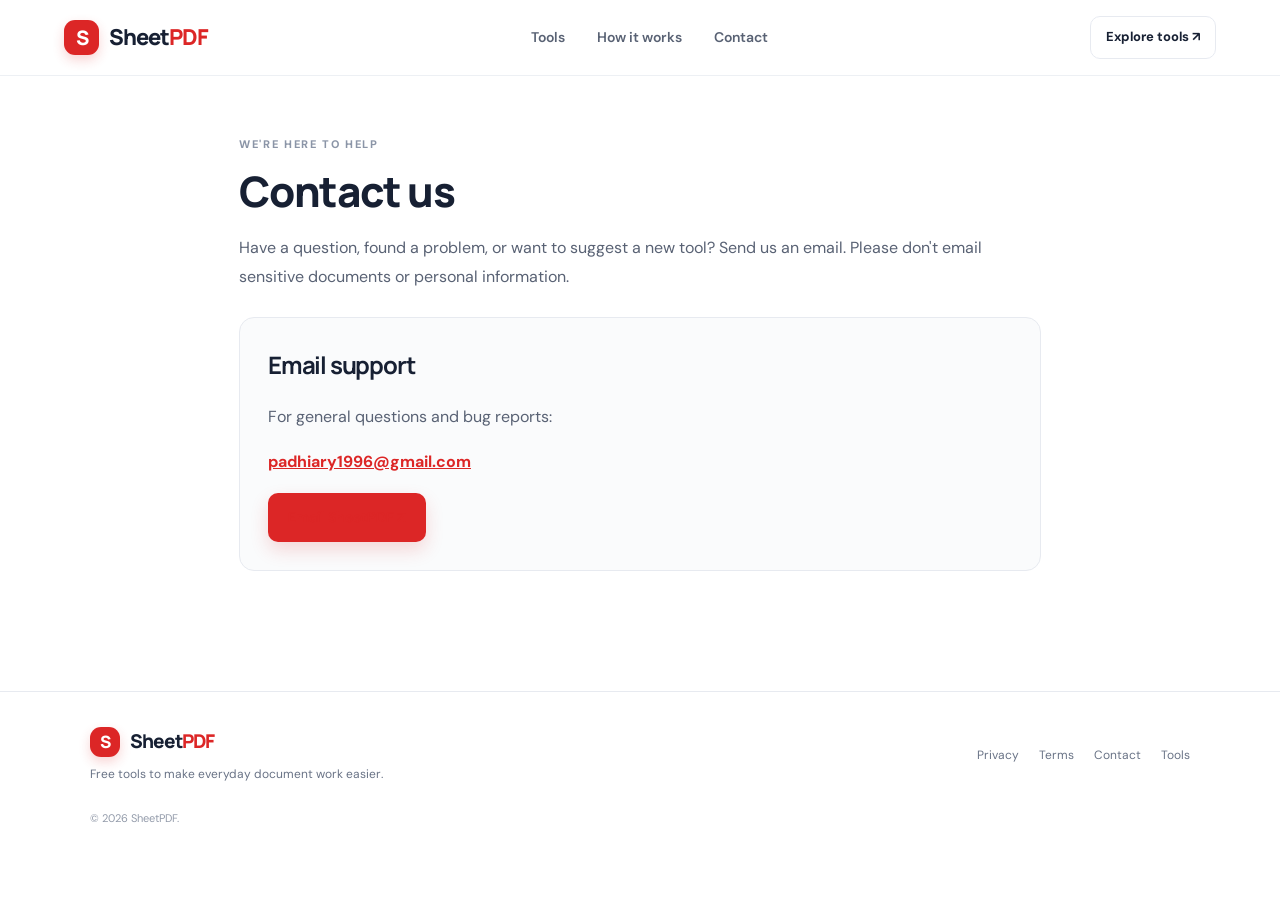
<file: contact.html>
<!doctype html><html lang="en"><head><meta charset="utf-8"><meta name="viewport" content="width=device-width,initial-scale=1"><meta name="description" content="Contact SheetPDF support."><title>Contact — SheetPDF</title><link rel="stylesheet" href="styles.css"></head><body><header class="topbar"><a class="brand" href="index.html"><span class="brand-mark">S</span><span>Sheet<span class="accent">PDF</span></span></a><nav><a href="index.html#tools">Tools</a><a href="index.html#how">How it works</a><a href="contact.html">Contact</a></nav><a class="nav-cta" href="index.html#tools">Explore tools ↗</a></header><main class="page-main"><div class="eyebrow">WE'RE HERE TO HELP</div><h1>Contact us</h1><p>Have a question, found a problem, or want to suggest a new tool? Send us an email. Please don't email sensitive documents or personal information.</p><div class="contact-card"><h2>Email support</h2><p>For general questions and bug reports:</p><p><a href="mailto:padhiary1996@gmail.com">padhiary1996@gmail.com</a></p><a class="btn btn-red" href="mailto:padhiary1996@gmail.com?subject=SheetPDF%20support">Email SheetPDF ↗</a></div></main><footer class="footer"><a class="brand" href="index.html"><span class="brand-mark">S</span><span>Sheet<span class="accent">PDF</span></span></a><p>Free tools to make everyday document work easier.</p><div class="footer-links"><a href="privacy.html">Privacy</a><a href="terms.html">Terms</a><a href="contact.html">Contact</a><a href="index.html#tools">Tools</a></div><small>© <span id="year"></span> SheetPDF.</small></footer><script>document.getElementById('year').textContent=new Date().getFullYear()</script></body></html>
</file>
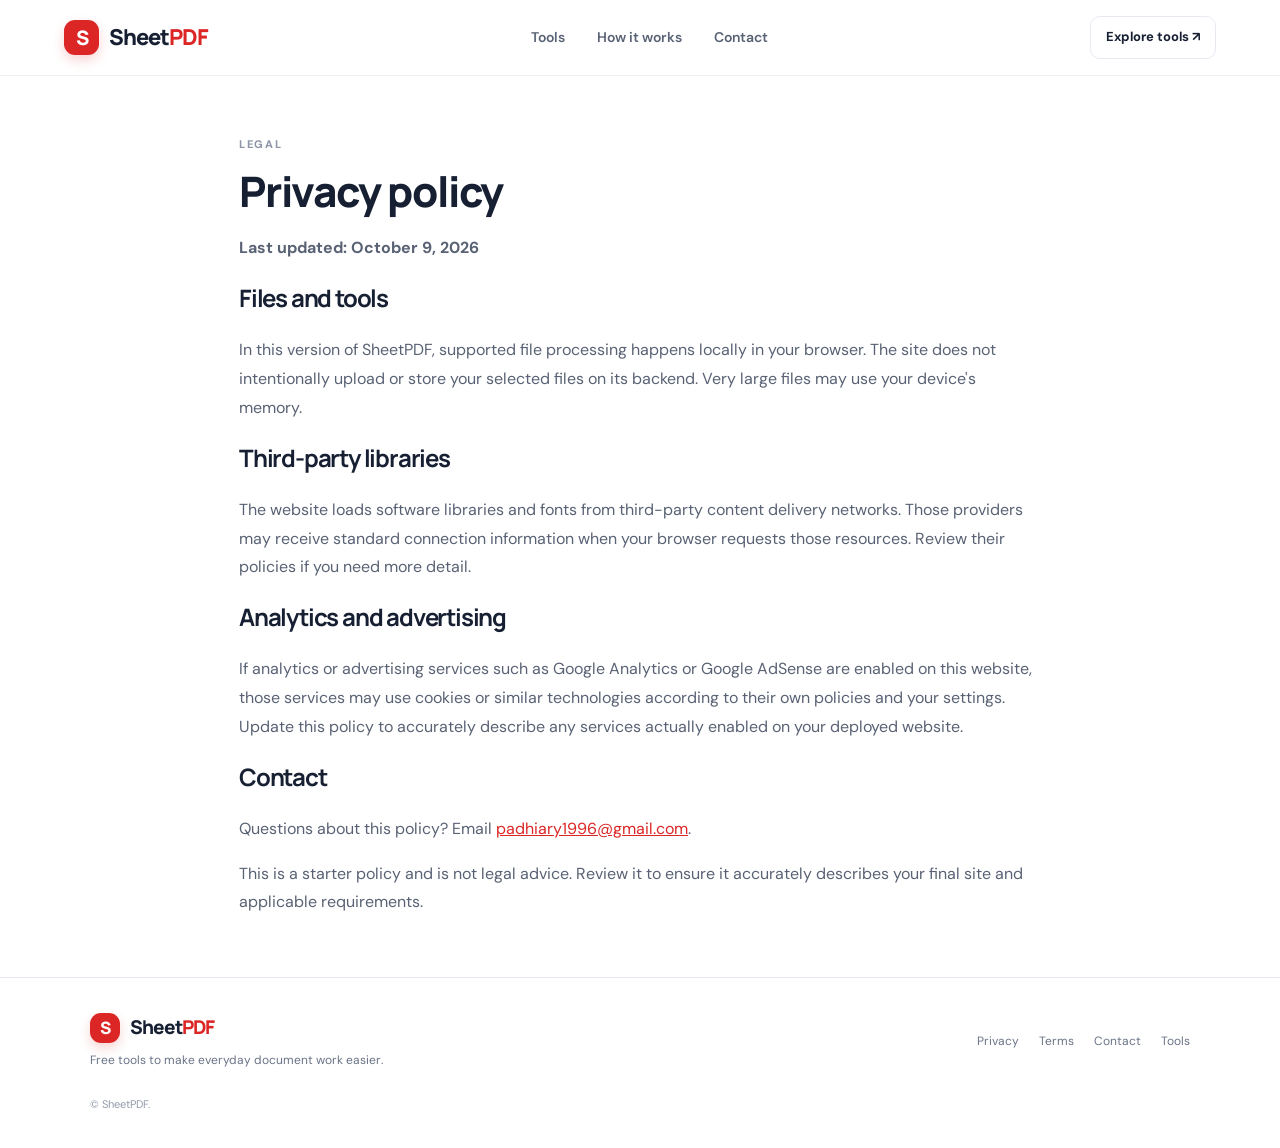
<file: privacy.html>
<!doctype html><html lang="en"><head><meta charset="utf-8"><meta name="viewport" content="width=device-width,initial-scale=1"><meta name="description" content="SheetPDF privacy information."><title>Privacy Policy — SheetPDF</title><link rel="stylesheet" href="styles.css"></head><body><header class="topbar"><a class="brand" href="index.html"><span class="brand-mark">S</span><span>Sheet<span class="accent">PDF</span></span></a><nav><a href="index.html#tools">Tools</a><a href="index.html#how">How it works</a><a href="contact.html">Contact</a></nav><a class="nav-cta" href="index.html#tools">Explore tools ↗</a></header><main class="page-main"><div class="eyebrow">LEGAL</div><h1>Privacy policy</h1><p><strong>Last updated: October 9, 2026</strong></p><h2>Files and tools</h2><p>In this version of SheetPDF, supported file processing happens locally in your browser. The site does not intentionally upload or store your selected files on its backend. Very large files may use your device's memory.</p><h2>Third-party libraries</h2><p>The website loads software libraries and fonts from third-party content delivery networks. Those providers may receive standard connection information when your browser requests those resources. Review their policies if you need more detail.</p><h2>Analytics and advertising</h2><p>If analytics or advertising services such as Google Analytics or Google AdSense are enabled on this website, those services may use cookies or similar technologies according to their own policies and your settings. Update this policy to accurately describe any services actually enabled on your deployed website.</p><h2>Contact</h2><p>Questions about this policy? Email <a href="mailto:padhiary1996@gmail.com">padhiary1996@gmail.com</a>.</p><p>This is a starter policy and is not legal advice. Review it to ensure it accurately describes your final site and applicable requirements.</p></main><footer class="footer"><a class="brand" href="index.html"><span class="brand-mark">S</span><span>Sheet<span class="accent">PDF</span></span></a><p>Free tools to make everyday document work easier.</p><div class="footer-links"><a href="privacy.html">Privacy</a><a href="terms.html">Terms</a><a href="contact.html">Contact</a><a href="index.html#tools">Tools</a></div><small>© SheetPDF.</small></footer></body></html>
</file>
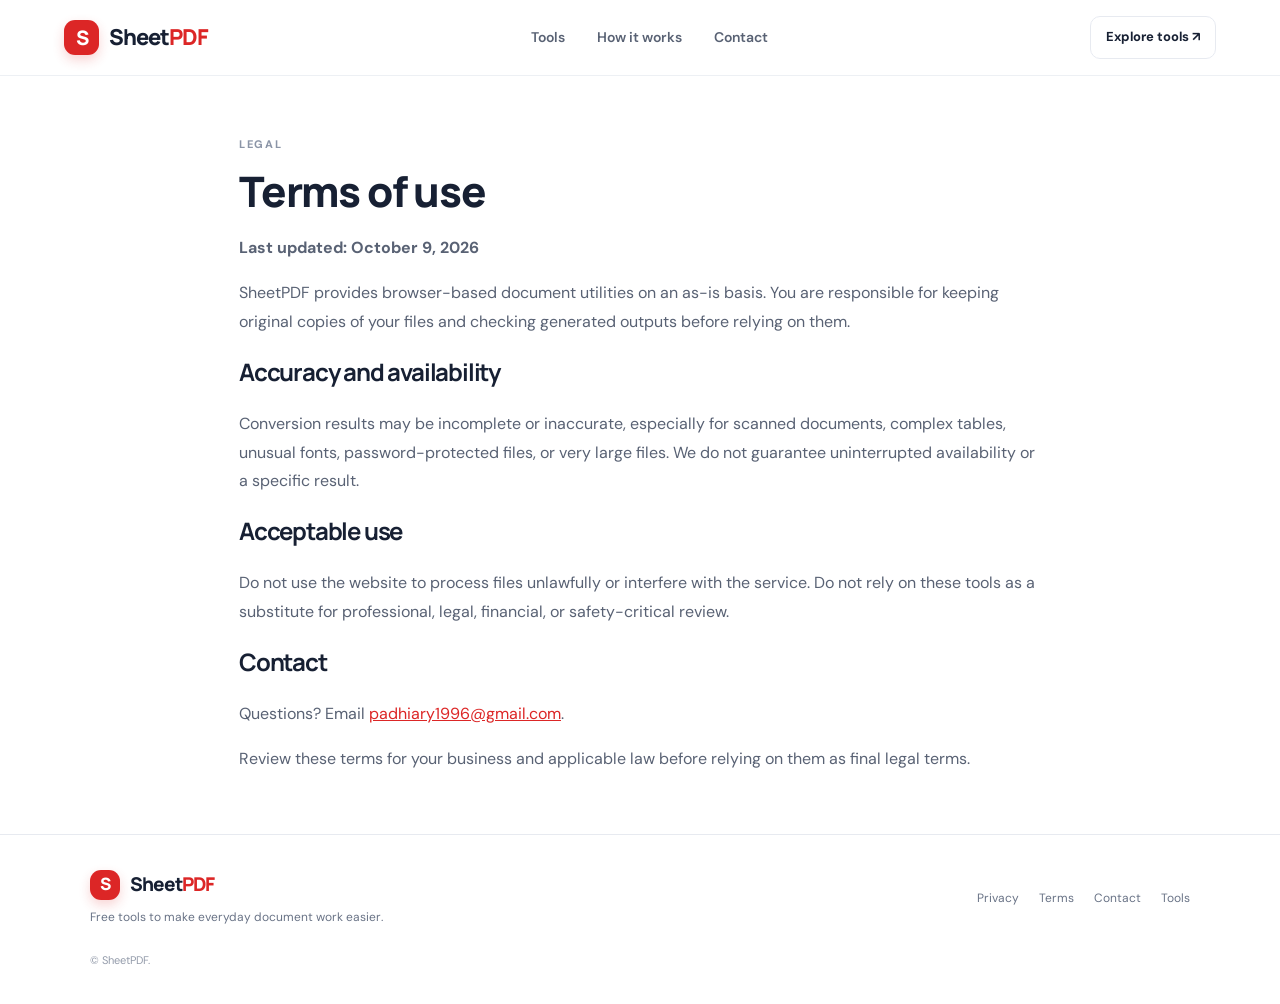
<file: terms.html>
<!doctype html><html lang="en"><head><meta charset="utf-8"><meta name="viewport" content="width=device-width,initial-scale=1"><meta name="description" content="Terms of use for SheetPDF."><title>Terms of Use — SheetPDF</title><link rel="stylesheet" href="styles.css"></head><body><header class="topbar"><a class="brand" href="index.html"><span class="brand-mark">S</span><span>Sheet<span class="accent">PDF</span></span></a><nav><a href="index.html#tools">Tools</a><a href="index.html#how">How it works</a><a href="contact.html">Contact</a></nav><a class="nav-cta" href="index.html#tools">Explore tools ↗</a></header><main class="page-main"><div class="eyebrow">LEGAL</div><h1>Terms of use</h1><p><strong>Last updated: October 9, 2026</strong></p><p>SheetPDF provides browser-based document utilities on an as-is basis. You are responsible for keeping original copies of your files and checking generated outputs before relying on them.</p><h2>Accuracy and availability</h2><p>Conversion results may be incomplete or inaccurate, especially for scanned documents, complex tables, unusual fonts, password-protected files, or very large files. We do not guarantee uninterrupted availability or a specific result.</p><h2>Acceptable use</h2><p>Do not use the website to process files unlawfully or interfere with the service. Do not rely on these tools as a substitute for professional, legal, financial, or safety-critical review.</p><h2>Contact</h2><p>Questions? Email <a href="mailto:padhiary1996@gmail.com">padhiary1996@gmail.com</a>.</p><p>Review these terms for your business and applicable law before relying on them as final legal terms.</p></main><footer class="footer"><a class="brand" href="index.html"><span class="brand-mark">S</span><span>Sheet<span class="accent">PDF</span></span></a><p>Free tools to make everyday document work easier.</p><div class="footer-links"><a href="privacy.html">Privacy</a><a href="terms.html">Terms</a><a href="contact.html">Contact</a><a href="index.html#tools">Tools</a></div><small>© SheetPDF.</small></footer></body></html>
</file>
<file: styles.css>
@import url('https://fonts.googleapis.com/css2?family=DM+Sans:wght@400;500;600;700&family=Manrope:wght@400;500;600;700;800&display=swap');
:root{--ink:#172033;--muted:#697386;--red:#dc2626;--red-dark:#b91c1c;--line:#e7eaf0;--bg:#f8fafc;--green:#16835d;--shadow:0 20px 55px rgba(23,32,51,.08)}*{box-sizing:border-box}html{scroll-behavior:smooth;scroll-padding-top:85px}body{margin:0;background:#fff;color:var(--ink);font-family:'DM Sans',Arial,sans-serif;line-height:1.55}a{color:inherit;text-decoration:none}.topbar{height:76px;display:flex;align-items:center;justify-content:space-between;gap:25px;padding:0 max(5vw,24px);border-bottom:1px solid #edf0f4;background:rgba(255,255,255,.94);position:sticky;top:0;z-index:20;backdrop-filter:blur(14px)}.brand{display:flex;align-items:center;gap:10px;font-family:Manrope,sans-serif;font-size:22px;font-weight:800;letter-spacing:-1px}.brand-mark{display:grid;place-items:center;width:35px;height:35px;background:var(--red);border-radius:11px;color:#fff;font-weight:800;font-size:20px;box-shadow:0 5px 12px #dc262633}.accent{color:var(--red)}nav{display:flex;gap:32px;color:#596274;font-size:14px;font-weight:600}nav a:hover,.footer-links a:hover{color:var(--red)}.nav-cta{border:1px solid var(--line);border-radius:10px;padding:10px 15px;font-size:13px;font-weight:700}.nav-cta span{color:var(--red);padding-left:6px}.menu-toggle{display:none;border:0;background:none;font-size:22px}.hero{min-height:480px;padding:72px max(8vw,28px) 58px;display:grid;grid-template-columns:1.04fr .96fr;align-items:center;gap:5vw;background:radial-gradient(ellipse at 82% 38%,#fff0f0 0,transparent 35%),linear-gradient(180deg,#fff 0%,#fcfcfe 100%);overflow:hidden}.hero-copy{max-width:600px}.eyebrow{font-size:11px;font-weight:800;letter-spacing:1.65px;color:#8b95a7;margin-bottom:16px}.eyebrow span{display:inline-block;width:7px;height:7px;background:var(--red);border-radius:50%;margin-right:8px;box-shadow:0 0 0 4px #fee2e2}h1,h2,h3,p{margin-top:0}h1,h2,h3{font-family:Manrope,sans-serif;letter-spacing:-1.2px}h1{font-size:clamp(43px,5.2vw,66px);line-height:1.08;margin-bottom:20px;font-weight:800}h1 em{color:var(--red);font-style:normal}.hero-text{font-size:17px;line-height:1.8;color:var(--muted);max-width:530px}.hero-actions{display:flex;align-items:center;gap:25px;margin-top:29px}.btn{display:inline-flex;align-items:center;gap:22px;border-radius:10px;padding:14px 20px;font-size:14px;font-weight:700}.btn-red{color:white;background:var(--red);box-shadow:0 8px 18px #dc26262c;transition:.2s}.btn-red:hover{background:var(--red-dark);transform:translateY(-2px)}.text-link{font-size:14px;font-weight:700}.text-link span{color:var(--red);margin-left:6px}.trust-row{display:flex;flex-wrap:wrap;gap:18px;margin-top:28px;font-size:12px;color:#70798a}.trust-row span:first-letter{color:var(--green)}.hero-art{height:330px;position:relative;display:flex;flex-direction:column;align-items:center;justify-content:center}.orb{position:absolute;border-radius:50%;filter:blur(1px)}.orb-one{width:260px;height:260px;background:#fee2e2;right:14%;top:12px;opacity:.7}.orb-two{width:155px;height:155px;background:#e4f5ed;right:4%;bottom:4px;opacity:.8}.file-card{position:relative;z-index:2;width:min(365px,88%);display:flex;align-items:center;gap:14px;background:white;padding:18px;border:1px solid #e9ebf0;border-radius:16px;box-shadow:var(--shadow)}.file-card b{display:block;font-size:13px}.file-card small{display:block;color:#8992a1;font-size:11px;margin-top:3px}.file-icon{width:47px;height:52px;border-radius:9px;display:grid;place-items:center;color:white;font-weight:800;font-size:12px}.file-icon.red{background:#ef4444}.file-icon.green{background:#16a36c}.check{margin-left:auto;background:#e4f8ed;color:#12804f;border-radius:50%;width:25px;height:25px;display:grid;place-items:center}.convert-arrow{z-index:3;background:white;border:1px solid #f4caca;color:var(--red);font-size:22px;font-weight:700;width:43px;height:43px;display:grid;place-items:center;border-radius:13px;box-shadow:0 5px 18px #dc26261b;margin:-4px 0}.excel-card{margin-left:50px}.art-label{position:absolute;bottom:0;right:9%;color:#687386;font-size:12px;font-weight:600}.sparkle{color:var(--red);font-size:17px;margin-right:6px}.stats{display:grid;grid-template-columns:repeat(3,1fr);padding:24px 9%;border-top:1px solid var(--line);border-bottom:1px solid var(--line);background:#fff}.stats>div{padding:5px 20px;border-right:1px solid var(--line);text-align:center}.stats>div:last-child{border:0}.stats b,.stats span{display:block}.stats b{font-family:Manrope,sans-serif;font-size:14px}.stats span{font-size:12px;color:var(--muted);margin-top:3px}.tools-section,.how-section,.faq-section{padding:82px max(7vw,24px)}.section-heading{display:flex;justify-content:space-between;align-items:end;gap:25px;margin-bottom:28px}.section-heading h2,.workspace-head h2{font-size:clamp(28px,3.2vw,39px);line-height:1.2;margin-bottom:10px}.section-heading p,.workspace-head p{color:var(--muted);margin-bottom:0}.searchbox{display:flex;align-items:center;gap:10px;width:240px;border:1px solid var(--line);border-radius:10px;padding:10px 13px;color:#8791a0}.searchbox input{border:0;outline:0;width:100%;font:inherit;font-size:13px}.category-row{display:flex;gap:8px;flex-wrap:wrap;margin-bottom:22px}.category{border:1px solid var(--line);border-radius:30px;background:#fff;padding:8px 15px;color:#687386;font:600 12px 'DM Sans',sans-serif;cursor:pointer}.category.active,.category:hover{background:#fff0f0;border-color:#fecaca;color:var(--red)}.tool-grid{display:grid;grid-template-columns:repeat(4,minmax(0,1fr));gap:16px}.tool-card{position:relative;border:1px solid var(--line);border-radius:15px;padding:22px 20px 18px;min-height:250px;background:#fff;transition:transform .2s,box-shadow .2s,border-color .2s}.tool-card:hover{transform:translateY(-4px);box-shadow:0 15px 35px #1720330d;border-color:#f3baba}.tool-icon{width:43px;height:43px;border-radius:12px;display:grid;place-items:center;font-size:22px;font-weight:700;margin-bottom:21px}.icon-red{background:#fff0f0;color:#d52a2a}.icon-purple{background:#f1ebff;color:#7653ce}.icon-blue{background:#e9f2ff;color:#3476d8}.icon-orange{background:#fff1e4;color:#d47b2b}.icon-green{background:#e5f8ee;color:#16835d}.icon-yellow{background:#fff8d9;color:#a17a00}.tool-tag{position:absolute;right:15px;top:16px;font-size:9px;font-weight:800;letter-spacing:.7px;color:var(--red);background:#fff0f0;padding:5px 7px;border-radius:5px}.tool-card h3{font-size:17px;letter-spacing:-.4px;margin-bottom:8px}.tool-card p{font-size:12px;color:var(--muted);line-height:1.7;min-height:61px}.tool-open{display:flex;align-items:center;justify-content:space-between;width:100%;background:none;border:0;border-top:1px solid #f0f1f5;padding:14px 0 0;color:var(--ink);font:700 12px 'DM Sans',sans-serif;text-align:left;cursor:pointer}.tool-open span{color:var(--red);font-size:17px}.tool-open:hover{color:var(--red)}.workspace{margin:0 max(7vw,24px) 65px;padding:30px;border:1px solid #f1c9c9;border-radius:18px;background:#fffafa;box-shadow:0 12px 35px #17203308}.workspace-head{display:flex;justify-content:space-between;gap:20px;align-items:start}.workspace-head h2{font-size:28px}.close-tool{border:1px solid var(--line);background:white;border-radius:8px;padding:8px 12px;cursor:pointer}.tool-panel{background:white;border:1px solid var(--line);border-radius:13px;padding:22px;margin-top:22px}.tool-panel label{font-size:13px;font-weight:700;display:block;margin:10px 0 7px}.tool-panel input[type=file],.tool-panel input[type=number],.tool-panel textarea,.tool-panel select{width:100%;padding:12px;border:1px solid #dce1e8;border-radius:8px;font:inherit;font-size:13px;background:#fff}.tool-panel textarea{min-height:150px;resize:vertical}.tool-panel .field-row{display:grid;grid-template-columns:repeat(2,minmax(0,1fr));gap:14px}.convert-button{border:0;border-radius:9px;background:var(--red);color:#fff;padding:13px 20px;margin-top:16px;font:700 13px 'DM Sans',sans-serif;cursor:pointer;box-shadow:0 6px 14px #dc26262c}.convert-button:hover{background:var(--red-dark)}.convert-button:disabled{opacity:.55;cursor:wait}.status{font-size:13px;margin-top:13px;color:var(--muted)}.status.error{color:#b91c1c}.status.success{color:#087443}.result-link{display:inline-block;color:var(--red);font-weight:700;margin-top:12px}.how-section{background:#f8fafc}.centered{text-align:center;display:block}.centered .eyebrow{margin-bottom:10px}.centered h2{margin-bottom:10px}.steps{display:grid;grid-template-columns:repeat(3,1fr);gap:18px;margin-top:42px}.step{background:#fff;border:1px solid var(--line);border-radius:15px;padding:25px;position:relative}.step>span{position:absolute;right:20px;top:18px;color:#c6cbd4;font-size:12px;font-weight:800}.step-symbol{width:46px;height:46px;display:grid;place-items:center;background:#fff0f0;color:var(--red);border-radius:12px;font-size:22px;margin-bottom:24px}.step h3{font-size:17px;letter-spacing:-.3px;margin-bottom:8px}.step p{font-size:13px;color:var(--muted);line-height:1.75;margin:0}.privacy-band{margin:55px max(7vw,24px);border:1px solid #dcefe5;background:#f4fbf7;border-radius:15px;padding:24px 28px;display:flex;align-items:center;gap:18px}.privacy-icon{width:48px;height:48px;display:grid;place-items:center;background:#dff5e9;border-radius:13px;color:#16835d;font-size:26px;flex-shrink:0}.privacy-band h3{font-size:16px;letter-spacing:-.3px;margin-bottom:4px}.privacy-band p{font-size:12px;color:#607467;margin:0}.privacy-band>a{margin-left:auto;white-space:nowrap;color:#16835d;font-size:12px;font-weight:700}.faq-list{max-width:820px;margin:30px auto 0}.faq-list details{padding:19px 0;border-bottom:1px solid var(--line)}.faq-list summary{font-weight:700;font-size:14px;cursor:pointer}.faq-list details p{font-size:13px;color:var(--muted);line-height:1.8;margin:12px 0 0}.footer{padding:35px max(7vw,24px);border-top:1px solid var(--line);display:grid;grid-template-columns:1fr auto;gap:8px 20px;align-items:center}.footer .brand{font-size:19px}.footer .brand-mark{width:30px;height:30px;font-size:17px}.footer p{grid-column:1;color:var(--muted);font-size:12px;margin:0}.footer-links{grid-column:2;grid-row:1/3;display:flex;gap:20px;font-size:12px;color:#697386}.footer small{grid-column:1/-1;color:#939baa;font-size:11px;margin-top:18px}.page-main{max-width:850px;margin:60px auto;padding:0 24px;min-height:55vh}.page-main h1{font-size:42px}.page-main p,.page-main li{color:#596274;line-height:1.8}.page-main a{color:var(--red);text-decoration:underline}.contact-card{padding:28px;border:1px solid var(--line);border-radius:15px;background:#fafbfc;margin-top:25px}.contact-card a{font-weight:700}
@media(max-width:1000px){.tool-grid{grid-template-columns:repeat(2,minmax(0,1fr))}.hero{padding-left:5vw;padding-right:5vw}.hero-art{transform:scale(.93)}}@media(max-width:700px){.topbar{height:66px;padding:0 20px}.topbar nav,.nav-cta{display:none}.menu-toggle{display:block}.topbar.menu-open nav{display:flex;position:absolute;top:65px;left:0;right:0;background:#fff;padding:18px 24px;flex-direction:column;gap:16px;border-bottom:1px solid var(--line)}.hero{grid-template-columns:1fr;padding:55px 24px 36px;gap:20px}.hero-art{height:280px;transform:none}.hero-copy{max-width:none}h1{font-size:46px}.hero-text{font-size:15px}.stats{padding:20px 10px}.stats>div{padding:4px 8px}.stats b{font-size:12px}.stats span{font-size:10px}.tools-section,.how-section,.faq-section{padding:58px 20px}.section-heading{display:block}.searchbox{width:100%;margin-top:20px}.tool-grid{grid-template-columns:1fr}.tool-card{min-height:0}.tool-card p{min-height:0}.workspace{margin:0 16px 45px;padding:19px}.tool-panel{padding:14px}.tool-panel .field-row{grid-template-columns:1fr}.steps{grid-template-columns:1fr}.privacy-band{margin:35px 20px;padding:20px;align-items:flex-start;flex-wrap:wrap}.privacy-band>a{margin-left:66px}.footer{grid-template-columns:1fr}.footer-links{grid-column:1;grid-row:auto;flex-wrap:wrap;margin-top:10px}.footer small{grid-column:1}.page-main{margin:40px auto}.page-main h1{font-size:34px}}
.hint{font-size:12px;color:var(--muted);margin:10px 0}.calc-result{margin-top:12px;padding:12px;background:#f4fbf7;border:1px solid #dcefe5;border-radius:8px;color:#126b48;font-weight:700;font-size:14px}.counter-grid{display:grid;grid-template-columns:repeat(5,1fr);gap:9px;margin-top:15px}.counter-grid>div{padding:13px 7px;text-align:center;border:1px solid var(--line);border-radius:9px;background:#fafbfc}.counter-grid b,.counter-grid span{display:block}.counter-grid b{font-size:20px;font-family:Manrope,sans-serif}.counter-grid span{font-size:10px;color:var(--muted);margin-top:3px}@media(max-width:700px){.counter-grid{grid-template-columns:repeat(2,1fr)}}
</file>
